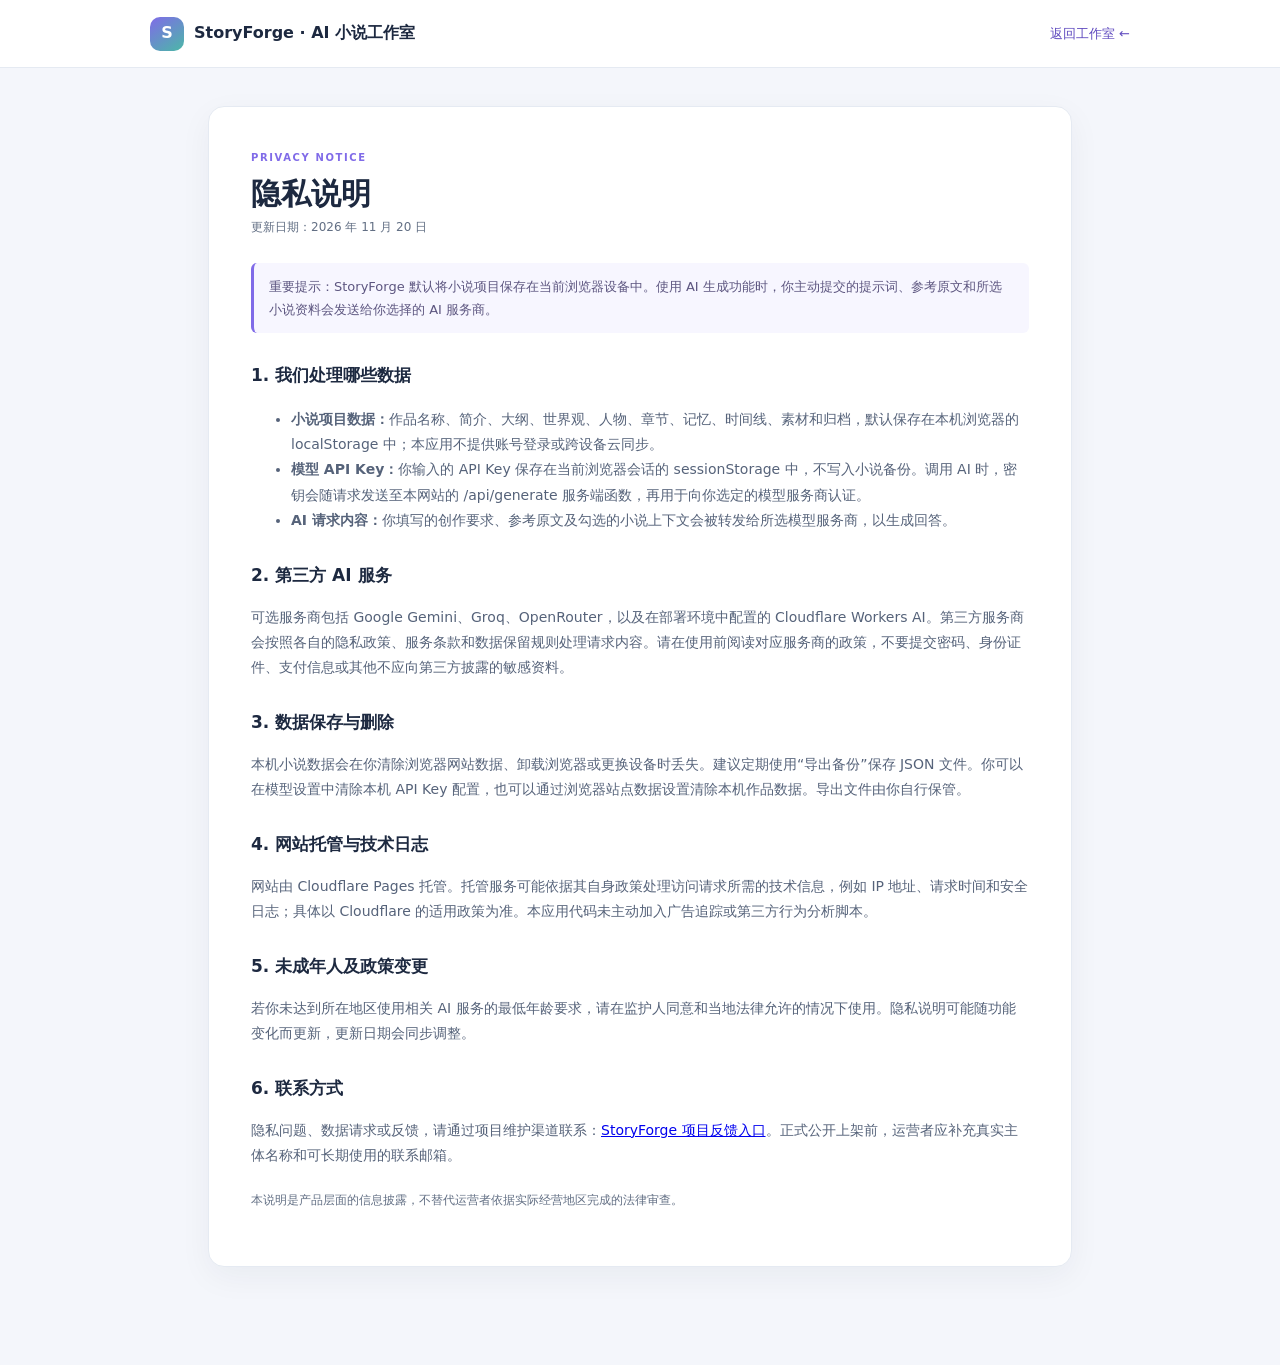
<file: public/privacy.html>
<!doctype html><html lang="zh-CN"><head><meta charset="utf-8"><meta name="viewport" content="width=device-width,initial-scale=1"><meta name="description" content="StoryForge AI 小说工作室隐私说明，介绍作品数据、模型密钥与第三方 AI 服务的处理方式。"><title>隐私说明 · StoryForge</title><style>*{box-sizing:border-box}body{margin:0;background:#f4f6fb;color:#1d2940;font-family:Inter,"Segoe UI","Microsoft YaHei",system-ui,sans-serif;line-height:1.8}.top{height:68px;background:#fff;border-bottom:1px solid #e5eaf2;display:flex;align-items:center;justify-content:space-between;padding:0 max(18px,calc((100vw - 980px)/2))}.brand{font-weight:800;color:#1d2940;text-decoration:none;display:flex;align-items:center;gap:10px}.mark{width:34px;height:34px;border-radius:10px;background:linear-gradient(145deg,#806be8,#4bb8a7);color:#fff;display:grid;place-items:center}.top a.back{color:#5f4abf;text-decoration:none;font-size:13px}main{max-width:900px;margin:38px auto;padding:0 18px 60px}.sheet{background:#fff;border:1px solid #e5eaf2;border-radius:16px;padding:clamp(22px,4vw,42px);box-shadow:0 10px 32px #1d29400d}.eyebrow{font-size:10px;letter-spacing:1.6px;color:#806be8;font-weight:800}h1{font-size:30px;line-height:1.3;margin:7px 0 4px}h2{font-size:17px;margin:27px 0 8px}p,li{font-size:14px;color:#56637a}.updated{font-size:12px;color:#626f84;margin:0 0 24px}.notice{background:#f7f6ff;border-left:3px solid #806be8;padding:12px 15px;border-radius:6px;font-size:13px;color:#5d5680}.footer{font-size:12px;color:#626f84;margin-top:22px}.footer a{color:#5f4abf}@media(max-width:480px){.top{padding:0 12px;gap:8px}.brand{font-size:12px;gap:7px}.mark{width:30px;height:30px;flex:0 0 auto}.top a.back{font-size:11px;white-space:nowrap}main{margin:18px auto;padding:0 10px 35px}.sheet{padding:20px 16px}h1{font-size:25px}}</style></head><body><header class="top"><a class="brand" href="/"><span class="mark">S</span>StoryForge · AI 小说工作室</a><a class="back" href="/">返回工作室 ←</a></header><main><article class="sheet"><div class="eyebrow">PRIVACY NOTICE</div><h1>隐私说明</h1><p class="updated">更新日期：2026 年 11 月 20 日</p><div class="notice">重要提示：StoryForge 默认将小说项目保存在当前浏览器设备中。使用 AI 生成功能时，你主动提交的提示词、参考原文和所选小说资料会发送给你选择的 AI 服务商。</div><h2>1. 我们处理哪些数据</h2><ul><li><b>小说项目数据：</b>作品名称、简介、大纲、世界观、人物、章节、记忆、时间线、素材和归档，默认保存在本机浏览器的 localStorage 中；本应用不提供账号登录或跨设备云同步。</li><li><b>模型 API Key：</b>你输入的 API Key 保存在当前浏览器会话的 sessionStorage 中，不写入小说备份。调用 AI 时，密钥会随请求发送至本网站的 /api/generate 服务端函数，再用于向你选定的模型服务商认证。</li><li><b>AI 请求内容：</b>你填写的创作要求、参考原文及勾选的小说上下文会被转发给所选模型服务商，以生成回答。</li></ul><h2>2. 第三方 AI 服务</h2><p>可选服务商包括 Google Gemini、Groq、OpenRouter，以及在部署环境中配置的 Cloudflare Workers AI。第三方服务商会按照各自的隐私政策、服务条款和数据保留规则处理请求内容。请在使用前阅读对应服务商的政策，不要提交密码、身份证件、支付信息或其他不应向第三方披露的敏感资料。</p><h2>3. 数据保存与删除</h2><p>本机小说数据会在你清除浏览器网站数据、卸载浏览器或更换设备时丢失。建议定期使用“导出备份”保存 JSON 文件。你可以在模型设置中清除本机 API Key 配置，也可以通过浏览器站点数据设置清除本机作品数据。导出文件由你自行保管。</p><h2>4. 网站托管与技术日志</h2><p>网站由 Cloudflare Pages 托管。托管服务可能依据其自身政策处理访问请求所需的技术信息，例如 IP 地址、请求时间和安全日志；具体以 Cloudflare 的适用政策为准。本应用代码未主动加入广告追踪或第三方行为分析脚本。</p><h2>5. 未成年人及政策变更</h2><p>若你未达到所在地区使用相关 AI 服务的最低年龄要求，请在监护人同意和当地法律允许的情况下使用。隐私说明可能随功能变化而更新，更新日期会同步调整。</p><h2>6. 联系方式</h2><p>隐私问题、数据请求或反馈，请通过项目维护渠道联系：<a href="https://github.com/makers7765/ai-novel-studio/issues">StoryForge 项目反馈入口</a>。正式公开上架前，运营者应补充真实主体名称和可长期使用的联系邮箱。</p><p class="footer">本说明是产品层面的信息披露，不替代运营者依据实际经营地区完成的法律审查。</p></article></main></body></html>
</file>
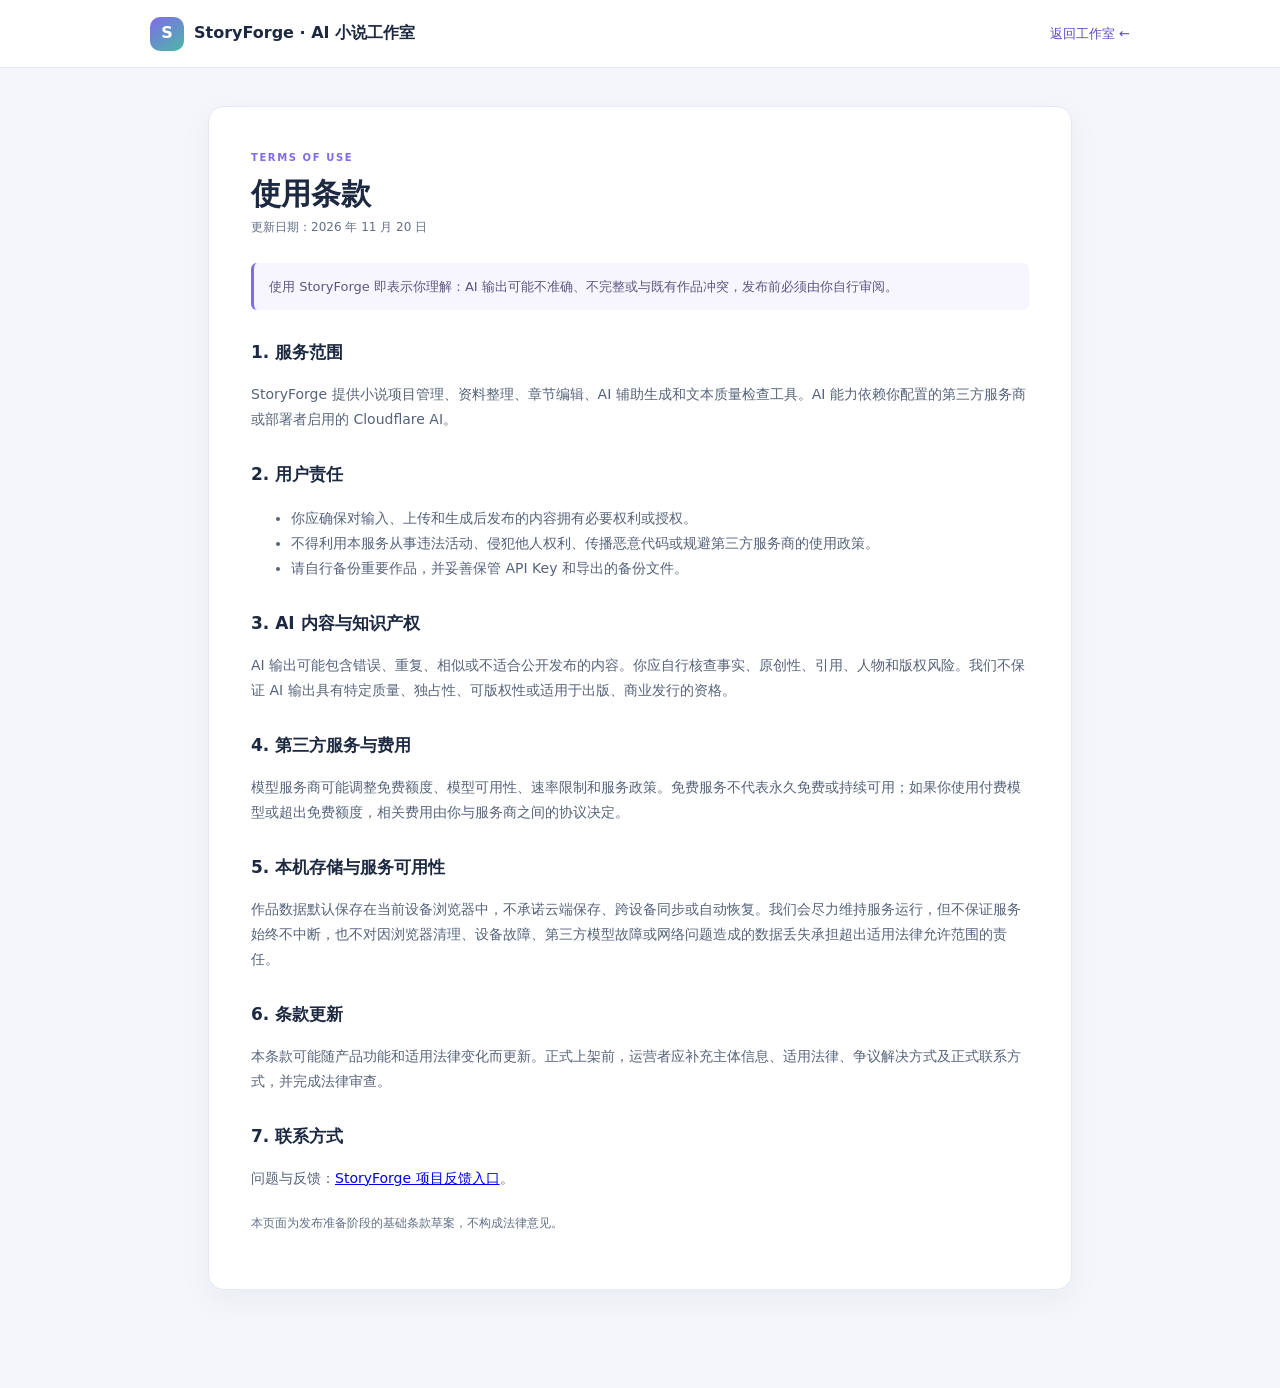
<file: public/terms.html>
<!doctype html><html lang="zh-CN"><head><meta charset="utf-8"><meta name="viewport" content="width=device-width,initial-scale=1"><meta name="description" content="StoryForge AI 小说工作室使用条款。"><title>使用条款 · StoryForge</title><style>*{box-sizing:border-box}body{margin:0;background:#f4f6fb;color:#1d2940;font-family:Inter,"Segoe UI","Microsoft YaHei",system-ui,sans-serif;line-height:1.8}.top{height:68px;background:#fff;border-bottom:1px solid #e5eaf2;display:flex;align-items:center;justify-content:space-between;padding:0 max(18px,calc((100vw - 980px)/2))}.brand{font-weight:800;color:#1d2940;text-decoration:none;display:flex;align-items:center;gap:10px}.mark{width:34px;height:34px;border-radius:10px;background:linear-gradient(145deg,#806be8,#4bb8a7);color:#fff;display:grid;place-items:center}.top a.back{color:#5f4abf;text-decoration:none;font-size:13px}main{max-width:900px;margin:38px auto;padding:0 18px 60px}.sheet{background:#fff;border:1px solid #e5eaf2;border-radius:16px;padding:clamp(22px,4vw,42px);box-shadow:0 10px 32px #1d29400d}.eyebrow{font-size:10px;letter-spacing:1.6px;color:#806be8;font-weight:800}h1{font-size:30px;line-height:1.3;margin:7px 0 4px}h2{font-size:17px;margin:27px 0 8px}p,li{font-size:14px;color:#56637a}.updated{font-size:12px;color:#626f84;margin:0 0 24px}.notice{background:#f7f6ff;border-left:3px solid #806be8;padding:12px 15px;border-radius:6px;font-size:13px;color:#5d5680}.footer{font-size:12px;color:#626f84;margin-top:22px}.footer a{color:#5f4abf}@media(max-width:480px){.top{padding:0 12px;gap:8px}.brand{font-size:12px;gap:7px}.mark{width:30px;height:30px;flex:0 0 auto}.top a.back{font-size:11px;white-space:nowrap}main{margin:18px auto;padding:0 10px 35px}.sheet{padding:20px 16px}h1{font-size:25px}}</style></head><body><header class="top"><a class="brand" href="/"><span class="mark">S</span>StoryForge · AI 小说工作室</a><a class="back" href="/">返回工作室 ←</a></header><main><article class="sheet"><div class="eyebrow">TERMS OF USE</div><h1>使用条款</h1><p class="updated">更新日期：2026 年 11 月 20 日</p><div class="notice">使用 StoryForge 即表示你理解：AI 输出可能不准确、不完整或与既有作品冲突，发布前必须由你自行审阅。</div><h2>1. 服务范围</h2><p>StoryForge 提供小说项目管理、资料整理、章节编辑、AI 辅助生成和文本质量检查工具。AI 能力依赖你配置的第三方服务商或部署者启用的 Cloudflare AI。</p><h2>2. 用户责任</h2><ul><li>你应确保对输入、上传和生成后发布的内容拥有必要权利或授权。</li><li>不得利用本服务从事违法活动、侵犯他人权利、传播恶意代码或规避第三方服务商的使用政策。</li><li>请自行备份重要作品，并妥善保管 API Key 和导出的备份文件。</li></ul><h2>3. AI 内容与知识产权</h2><p>AI 输出可能包含错误、重复、相似或不适合公开发布的内容。你应自行核查事实、原创性、引用、人物和版权风险。我们不保证 AI 输出具有特定质量、独占性、可版权性或适用于出版、商业发行的资格。</p><h2>4. 第三方服务与费用</h2><p>模型服务商可能调整免费额度、模型可用性、速率限制和服务政策。免费服务不代表永久免费或持续可用；如果你使用付费模型或超出免费额度，相关费用由你与服务商之间的协议决定。</p><h2>5. 本机存储与服务可用性</h2><p>作品数据默认保存在当前设备浏览器中，不承诺云端保存、跨设备同步或自动恢复。我们会尽力维持服务运行，但不保证服务始终不中断，也不对因浏览器清理、设备故障、第三方模型故障或网络问题造成的数据丢失承担超出适用法律允许范围的责任。</p><h2>6. 条款更新</h2><p>本条款可能随产品功能和适用法律变化而更新。正式上架前，运营者应补充主体信息、适用法律、争议解决方式及正式联系方式，并完成法律审查。</p><h2>7. 联系方式</h2><p>问题与反馈：<a href="https://github.com/makers7765/ai-novel-studio/issues">StoryForge 项目反馈入口</a>。</p><p class="footer">本页面为发布准备阶段的基础条款草案，不构成法律意见。</p></article></main></body></html>
</file>
